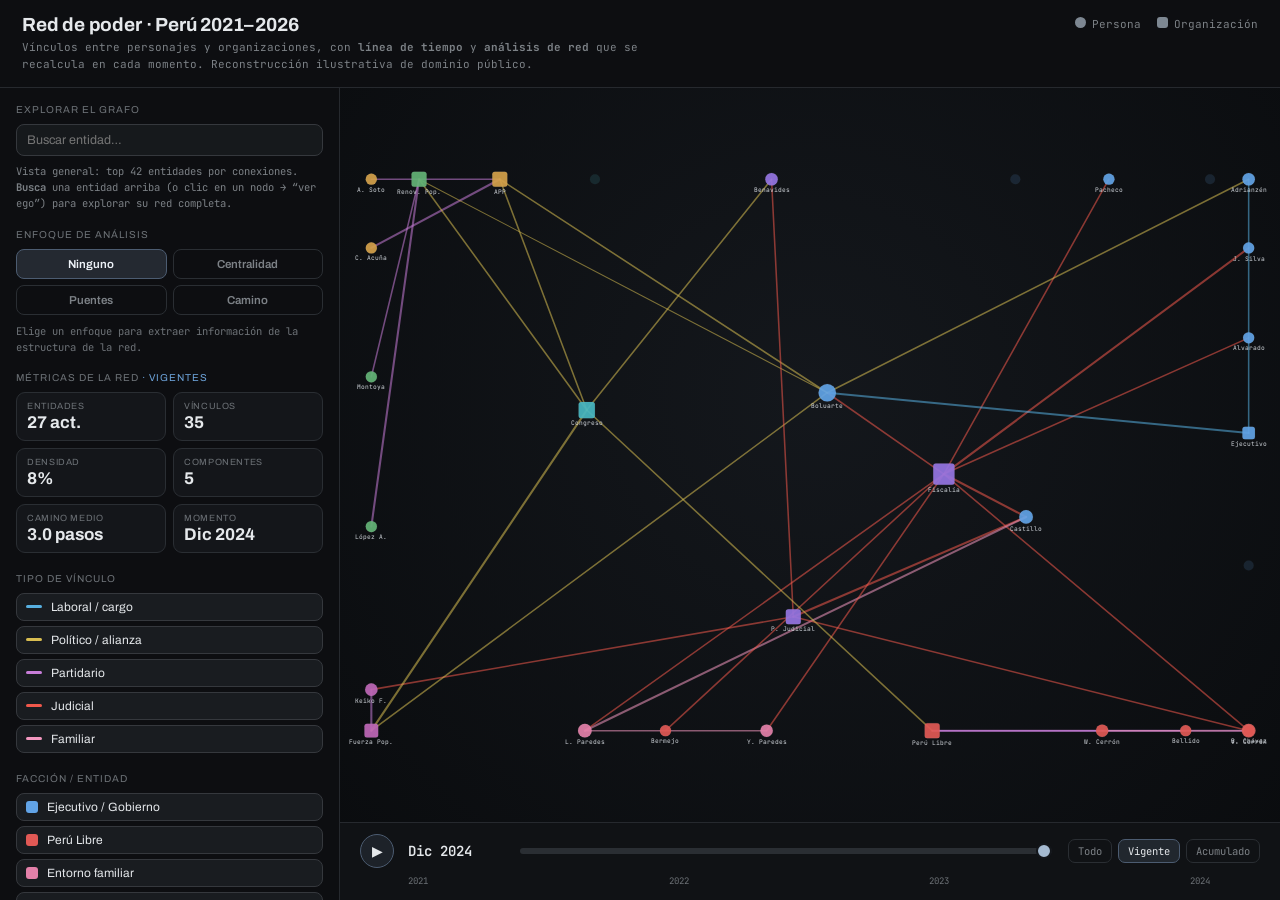
<file: src/app/web/red_temporal.html>
<!DOCTYPE html>
<html lang="es">
<head>
<meta charset="utf-8">
<meta name="viewport" content="width=device-width, initial-scale=1">
<title>Red de poder · Perú 2021–2026 (temporal)</title>
<link rel="preconnect" href="https://fonts.googleapis.com">
<link href="https://fonts.googleapis.com/css2?family=Archivo:wght@400;500;600;700&family=JetBrains+Mono:wght@400;500&display=swap" rel="stylesheet">
<style>
  *{box-sizing:border-box}
  body{margin:0}
  :root{
    --bg:oklch(0.165 0.006 255); --panel:oklch(0.20 0.008 255); --panel2:oklch(0.205 0.012 255);
    --line:oklch(0.28 0.01 255); --txt:oklch(0.93 0.005 250); --mut:oklch(0.6 0.01 250);
    --mut2:oklch(0.55 0.01 250); --accent:oklch(0.47 0.04 255);
  }
  html,body{height:100%}
  body{background:var(--bg);color:var(--txt);font-family:Archivo,system-ui,sans-serif;overflow:hidden}
  ::-webkit-scrollbar{width:10px;height:10px}
  ::-webkit-scrollbar-thumb{background:oklch(0.36 0.01 255);border-radius:6px}
  ::-webkit-scrollbar-track{background:transparent}
  .mono{font-family:'JetBrains Mono',monospace}
  .app{height:100vh;width:100%;display:flex;flex-direction:column}
  .head{display:flex;align-items:flex-start;justify-content:space-between;gap:24px;padding:14px 22px;border-bottom:1px solid var(--line);flex:none}
  .title{font-size:19px;font-weight:700;letter-spacing:-0.01em}
  .sub{font-size:11px;color:var(--mut);margin-top:4px;max-width:640px;line-height:1.55}
  .legend{display:flex;gap:16px;align-items:center;flex:none;padding-top:3px;font-size:11px;color:var(--mut)}
  .legend span.dot{width:11px;height:11px;border-radius:50%;background:oklch(0.62 0.02 250);display:inline-block;margin-right:6px}
  .legend span.sq{width:11px;height:11px;border-radius:3px;background:oklch(0.62 0.02 250);display:inline-block;margin-right:6px}
  .body{flex:1;display:flex;min-height:0}
  .side{width:340px;flex:none;border-right:1px solid var(--line);overflow-y:auto;padding:16px 16px 30px}
  .secLbl{font-size:10px;letter-spacing:0.1em;text-transform:uppercase;color:var(--mut2);margin-bottom:9px}
  .grid2{display:grid;grid-template-columns:1fr 1fr;gap:6px;margin-bottom:9px}
  .grid3{display:grid;grid-template-columns:1fr 1fr 1fr;gap:5px;margin-bottom:11px}
  .lensBtn{text-align:center;padding:8px 6px;border-radius:8px;font-size:11.5px;font-weight:600;cursor:pointer;border:1px solid oklch(0.3 0.01 255);color:var(--mut)}
  .lensBtn.on{border-color:var(--accent);background:oklch(0.28 0.016 255);color:oklch(0.96 0.01 250)}
  .metBtn{text-align:center;padding:6px 4px;border-radius:7px;font-size:11px;font-weight:600;cursor:pointer;border:1px solid oklch(0.3 0.01 255);color:var(--mut)}
  .metBtn.on{border-color:var(--accent);background:oklch(0.28 0.016 255);color:oklch(0.96 0.01 250)}
  .lensHint{font-size:10.5px;color:var(--mut2);font-family:'JetBrains Mono',monospace;line-height:1.5;margin-bottom:16px}
  .insight{border:1px solid oklch(0.33 0.018 250);background:var(--panel2);border-radius:9px;padding:10px 11px;margin-bottom:12px;font-size:11.5px;line-height:1.45;color:oklch(0.84 0.01 250)}
  .rankrow{display:flex;align-items:center;gap:8px;padding:5px 7px;border-radius:7px;cursor:pointer}
  .rankrow .rk{font-family:'JetBrains Mono',monospace;font-size:10px;color:var(--mut2);width:15px;flex:none;text-align:right}
  .rankrow .sw{width:9px;height:9px;border-radius:2px;flex:none}
  .rankrow .lbl{font-size:12px;line-height:1.2;white-space:nowrap;overflow:hidden;text-overflow:ellipsis}
  .rankrow .barbg{height:4px;border-radius:2px;margin-top:4px;background:oklch(0.3 0.01 255);overflow:hidden}
  .rankrow .bar{height:100%;border-radius:2px}
  .rankrow .sc{font-family:'JetBrains Mono',monospace;font-size:10.5px;color:oklch(0.72 0.01 250);flex:none}
  .crit{font-size:8.5px;font-family:'JetBrains Mono',monospace;letter-spacing:0.04em;color:oklch(0.78 0.16 28);border:1px solid oklch(0.5 0.14 28);border-radius:4px;padding:1px 4px;flex:none}
  .selrow{background:oklch(0.27 0.013 255)}
  .sel2{background:oklch(0.21 0.009 255);color:oklch(0.92 0.01 250);border:1px solid oklch(0.34 0.01 255);border-radius:8px;padding:8px 10px;font-size:12.5px;font-family:Archivo,sans-serif;width:100%}
  .pathbox{border:1px solid oklch(0.33 0.018 250);background:var(--panel2);border-radius:9px;padding:11px 12px}
  .cards{display:grid;grid-template-columns:1fr 1fr;gap:7px;margin-bottom:20px}
  .card{border:1px solid oklch(0.3 0.01 255);background:var(--panel);border-radius:9px;padding:8px 10px}
  .card .l{font-size:9px;letter-spacing:0.07em;text-transform:uppercase;color:var(--mut2)}
  .card .v{font-size:17px;font-weight:700;margin-top:2px}
  .chips{display:flex;flex-direction:column;gap:5px;margin-bottom:20px}
  .chip{display:flex;align-items:center;gap:9px;padding:6px 9px;border-radius:8px;cursor:pointer;border:1px solid transparent;font-size:12px}
  .chip.on{border-color:oklch(0.34 0.01 255);background:oklch(0.225 0.009 255)}
  .chip.off{opacity:0.4}
  .chip .bar{width:16px;height:3px;border-radius:2px;display:inline-block;flex:none}
  .chip .sw{width:12px;height:12px;border-radius:3px;display:inline-block;flex:none}
  .selbox{border:1px solid oklch(0.33 0.01 255);background:var(--panel);border-radius:11px;padding:13px;margin-bottom:20px}
  .selbox .top{display:flex;justify-content:space-between;align-items:flex-start;gap:10px}
  .selbox .name{font-weight:700;font-size:15px}
  .selbox .x{cursor:pointer;color:var(--mut);font-size:18px;line-height:0.8}
  .selbox .meta{font-size:10.5px;color:var(--mut);margin-top:6px}
  .rel{display:flex;gap:9px;align-items:flex-start;margin-top:9px}
  .rel .d{width:7px;height:7px;border-radius:50%;margin-top:5px;flex:none}
  .rel .c{font-size:12.5px;font-weight:500;line-height:1.25}
  .rel .p{font-size:10px;color:var(--mut);margin-top:1px}
  .graph{flex:1;min-width:0;position:relative;background:radial-gradient(circle at 50% 38%, oklch(0.205 0.011 258), oklch(0.15 0.006 255));display:flex;flex-direction:column}
  .svgwrap{flex:1;position:relative;min-height:0}
  .svgwrap svg{position:absolute;inset:0;width:100%;height:100%;display:block}
  .timebar{flex:none;border-top:1px solid var(--line);background:oklch(0.18 0.007 255);padding:11px 20px 13px;display:flex;flex-direction:column;gap:7px}
  .timerow{display:flex;align-items:center;gap:14px}
  .play{width:34px;height:34px;border-radius:50%;border:1px solid var(--accent);background:oklch(0.25 0.015 255);color:var(--txt);cursor:pointer;font-size:14px;flex:none;display:flex;align-items:center;justify-content:center}
  .play:hover{background:oklch(0.3 0.02 255)}
  .tmonth{font-family:'JetBrains Mono',monospace;font-size:14px;font-weight:600;min-width:96px;flex:none}
  .slider{flex:1;-webkit-appearance:none;appearance:none;height:6px;border-radius:4px;background:oklch(0.3 0.01 255);outline:none}
  .slider::-webkit-slider-thumb{-webkit-appearance:none;width:16px;height:16px;border-radius:50%;background:oklch(0.78 0.04 250);cursor:pointer;border:2px solid oklch(0.2 0.01 255)}
  .slider::-moz-range-thumb{width:16px;height:16px;border-radius:50%;background:oklch(0.78 0.04 250);cursor:pointer;border:2px solid oklch(0.2 0.01 255)}
  .tmodes{display:flex;gap:6px;align-items:center}
  .tmode{font-size:10.5px;padding:4px 9px;border-radius:7px;cursor:pointer;border:1px solid oklch(0.3 0.01 255);color:var(--mut);font-family:'JetBrains Mono',monospace}
  .tmode.on{border-color:var(--accent);background:oklch(0.27 0.016 255);color:var(--txt)}
  .ticks{display:flex;justify-content:space-between;font-size:9px;color:var(--mut2);font-family:'JetBrains Mono',monospace;padding:0 50px 0 48px}
  .hint{font-size:10px;color:oklch(0.5 0.01 250);font-family:'JetBrains Mono',monospace;line-height:1.7;border-top:1px solid oklch(0.26 0.01 255);padding-top:13px}
</style>
</head>
<body>
<div class="app">
  <div class="head">
    <div>
      <div class="title">Red de poder · Perú 2021–2026</div>
      <div class="sub mono">Vínculos entre personajes y organizaciones, con <b>línea de tiempo</b> y <b>análisis de red</b> que se recalcula en cada momento. Reconstrucción ilustrativa de dominio público.</div>
    </div>
    <div class="legend mono">
      <span><span class="dot"></span>Persona</span>
      <span><span class="sq"></span>Organización</span>
    </div>
  </div>

  <div class="body">
    <div class="side">
      <div class="secLbl">Explorar el grafo</div>
      <div style="position:relative;margin-bottom:8px">
        <input id="search" type="search" placeholder="Buscar entidad…" autocomplete="off"
          style="width:100%;background:oklch(0.21 0.009 255);color:var(--txt);border:1px solid oklch(0.34 0.01 255);border-radius:8px;padding:8px 10px;font-size:12.5px;font-family:Archivo,sans-serif">
        <div id="searchres" style="position:absolute;left:0;right:0;top:38px;z-index:5;background:oklch(0.19 0.008 255);border:1px solid var(--line);border-radius:8px;overflow:hidden;display:none;max-height:220px;overflow-y:auto"></div>
      </div>
      <div id="focusbar" style="margin-bottom:18px"></div>

      <div class="secLbl">Enfoque de análisis</div>
      <div class="grid2" id="lenses"></div>
      <div class="lensHint" id="lensHint"></div>
      <div id="lensPanel"></div>

      <div class="secLbl">Métricas de la red <span id="m-temporal" style="color:oklch(0.7 0.1 250)"></span></div>
      <div class="cards" id="cards"></div>

      <div id="selwrap"></div>

      <div class="secLbl">Tipo de vínculo</div>
      <div class="chips" id="types"></div>

      <div class="secLbl">Facción / entidad</div>
      <div class="chips" id="facs"></div>

      <div class="hint" id="hint">Clic en un nodo para enfocarlo · arrástralo para reordenar · usa el deslizador para viajar en el tiempo. Los análisis se recalculan según el mes elegido.</div>
    </div>

    <div class="graph">
      <div class="svgwrap">
        <svg id="svg" viewBox="0 0 1500 980" preserveAspectRatio="xMidYMid meet"></svg>
      </div>
      <div class="timebar">
        <div class="timerow">
          <button class="play" id="play" title="Reproducir evolución">▶</button>
          <div class="tmonth mono" id="tmonth">—</div>
          <input type="range" class="slider" id="slider" min="0" max="0" value="0" step="1">
          <div class="tmodes">
            <div class="tmode" id="mode-off" title="Mostrar toda la red sin filtro temporal">Todo</div>
            <div class="tmode on" id="mode-vig" title="Relaciones vigentes en ese mes">Vigente</div>
            <div class="tmode" id="mode-acc" title="Todas las relaciones hasta ese mes (acumulado)">Acumulado</div>
          </div>
        </div>
        <div class="ticks" id="ticks"></div>
      </div>
    </div>
  </div>
</div>

<script>
"use strict";
// ===================== DATOS (ilustrativos, dominio público) =====================
const FAC = {
  gobierno:{n:'Ejecutivo / Gobierno',c:'oklch(0.70 0.12 250)'},
  peruLibre:{n:'Perú Libre',c:'oklch(0.64 0.17 25)'},
  familia:{n:'Entorno familiar',c:'oklch(0.72 0.13 355)'},
  fujimorismo:{n:'Fujimorismo',c:'oklch(0.64 0.15 330)'},
  renovacion:{n:'Renovación Popular',c:'oklch(0.70 0.12 150)'},
  app:{n:'Alianza para el Progreso',c:'oklch(0.74 0.12 78)'},
  congreso:{n:'Congreso',c:'oklch(0.72 0.10 205)'},
  justicia:{n:'Justicia / Fiscalía',c:'oklch(0.64 0.16 295)'}
};
const facOrder=['gobierno','peruLibre','familia','fujimorismo','renovacion','app','congreso','justicia'];
const facIndex={}; facOrder.forEach((f,i)=>facIndex[f]=i);
const TYPE = {
  laboral:{n:'Laboral / cargo',c:'oklch(0.72 0.11 235)'},
  politico:{n:'Político / alianza',c:'oklch(0.80 0.13 95)'},
  partidario:{n:'Partidario',c:'oklch(0.70 0.15 320)'},
  judicial:{n:'Judicial',c:'oklch(0.66 0.19 28)'},
  familiar:{n:'Familiar',c:'oklch(0.78 0.12 352)'}
};
const ENT = [
  {id:'castillo',label:'Pedro Castillo',sl:'Castillo',type:'person',fac:'gobierno'},
  {id:'boluarte',label:'Dina Boluarte',sl:'Boluarte',type:'person',fac:'gobierno'},
  {id:'mvasquez',label:'Mirtha Vásquez',sl:'M. Vásquez',type:'person',fac:'gobierno'},
  {id:'atorres',label:'Aníbal Torres',sl:'A. Torres',type:'person',fac:'gobierno'},
  {id:'otarola',label:'Alberto Otárola',sl:'Otárola',type:'person',fac:'gobierno'},
  {id:'adrianzen',label:'Gustavo Adrianzén',sl:'Adrianzén',type:'person',fac:'gobierno'},
  {id:'jsilva',label:'Juan Silva',sl:'J. Silva',type:'person',fac:'gobierno'},
  {id:'galvarado',label:'Geiner Alvarado',sl:'Alvarado',type:'person',fac:'gobierno'},
  {id:'bpacheco',label:'Bruno Pacheco',sl:'Pacheco',type:'person',fac:'gobierno'},
  {id:'cerronV',label:'Vladimir Cerrón',sl:'V. Cerrón',type:'person',fac:'peruLibre'},
  {id:'cerronW',label:'Waldemar Cerrón',sl:'W. Cerrón',type:'person',fac:'peruLibre'},
  {id:'bellido',label:'Guido Bellido',sl:'Bellido',type:'person',fac:'peruLibre'},
  {id:'bchavez',label:'Betssy Chávez',sl:'B. Chávez',type:'person',fac:'peruLibre'},
  {id:'bermejo',label:'Guillermo Bermejo',sl:'Bermejo',type:'person',fac:'peruLibre'},
  {id:'lparedes',label:'Lilia Paredes',sl:'L. Paredes',type:'person',fac:'familia'},
  {id:'yparedes',label:'Yenifer Paredes',sl:'Y. Paredes',type:'person',fac:'familia'},
  {id:'keiko',label:'Keiko Fujimori',sl:'Keiko F.',type:'person',fac:'fujimorismo'},
  {id:'lopezaliaga',label:'Rafael López Aliaga',sl:'López A.',type:'person',fac:'renovacion'},
  {id:'montoya',label:'Jorge Montoya',sl:'Montoya',type:'person',fac:'renovacion'},
  {id:'asoto',label:'Alejandro Soto',sl:'A. Soto',type:'person',fac:'app'},
  {id:'acesar',label:'César Acuña',sl:'C. Acuña',type:'person',fac:'app'},
  {id:'jwilliams',label:'José Williams',sl:'Williams',type:'person',fac:'congreso'},
  {id:'benavides',label:'Patricia Benavides',sl:'Benavides',type:'person',fac:'justicia'},
  {id:'ejecutivo',label:'Poder Ejecutivo',sl:'Ejecutivo',type:'org',fac:'gobierno'},
  {id:'perulibre',label:'Perú Libre',sl:'Perú Libre',type:'org',fac:'peruLibre'},
  {id:'fuerzaPop',label:'Fuerza Popular',sl:'Fuerza Pop.',type:'org',fac:'fujimorismo'},
  {id:'renovPop',label:'Renovación Popular',sl:'Renov. Pop.',type:'org',fac:'renovacion'},
  {id:'appPart',label:'Alianza para el Progreso',sl:'APP',type:'org',fac:'app'},
  {id:'congreso',label:'Congreso de la República',sl:'Congreso',type:'org',fac:'congreso'},
  {id:'fiscalia',label:'Ministerio Público',sl:'Fiscalía',type:'org',fac:'justicia'},
  {id:'judicial',label:'Poder Judicial',sl:'P. Judicial',type:'org',fac:'justicia'}
];
const R=(s,t,k,w,start,end,label)=>({s,t,k,w,start,end,label});
const REL = [
  R('castillo','ejecutivo','laboral',3,'2021-07','2022-12','Presidente de la República'),
  R('castillo','perulibre','partidario',3,'2021-07','2022-06','Electo por Perú Libre'),
  R('castillo','congreso','politico',3,'2021-07','2022-12','Tensión y vacancias'),
  R('bellido','ejecutivo','laboral',2,'2021-07','2021-10','PCM (primer gabinete)'),
  R('bellido','castillo','politico',2,'2021-07','2021-10','Aliado inicial'),
  R('bellido','perulibre','partidario',2,'2021-07','2024-12','Militante PL'),
  R('mvasquez','ejecutivo','laboral',2,'2021-10','2022-02','PCM'),
  R('mvasquez','castillo','politico',2,'2021-10','2022-02','Gabinete'),
  R('atorres','ejecutivo','laboral',2,'2022-02','2022-11','PCM'),
  R('atorres','castillo','politico',2,'2022-02','2022-12','Aliado cercano'),
  R('bchavez','ejecutivo','laboral',2,'2022-11','2022-12','PCM'),
  R('bchavez','castillo','politico',3,'2022-11','2022-12','Mensaje del 7-Dic'),
  R('bchavez','fiscalia','judicial',2,'2022-12',null,'Investigación'),
  R('castillo','fiscalia','judicial',3,'2022-12',null,'Investigación por rebelión'),
  R('castillo','judicial','judicial',3,'2022-12',null,'Prisión preventiva'),
  R('bpacheco','castillo','laboral',2,'2021-07','2021-11','Secretario de Palacio'),
  R('bpacheco','fiscalia','judicial',2,'2021-11',null,'Colaborador / investigación'),
  R('jsilva','ejecutivo','laboral',2,'2021-07','2022-05','Min. Transportes'),
  R('jsilva','fiscalia','judicial',3,'2022-05',null,'Investigación'),
  R('galvarado','ejecutivo','laboral',2,'2021-08','2022-12','Min. Vivienda'),
  R('galvarado','fiscalia','judicial',2,'2022-09',null,'Investigación'),
  R('lparedes','castillo','familiar',3,'2021-07',null,'Esposa'),
  R('yparedes','lparedes','familiar',2,'2021-07',null,'Hermana'),
  R('yparedes','fiscalia','judicial',2,'2022-08',null,'Investigación'),
  R('lparedes','fiscalia','judicial',2,'2022-08',null,'Investigación'),
  R('cerronV','perulibre','partidario',3,'2021-07',null,'Secretario general'),
  R('cerronW','perulibre','partidario',2,'2021-07',null,'Congresista PL'),
  R('cerronW','cerronV','familiar',2,'2021-07',null,'Hermano'),
  R('bermejo','perulibre','partidario',2,'2021-07','2023-12','Congresista'),
  R('bermejo','fiscalia','judicial',2,'2021-09',null,'Investigación'),
  R('cerronV','judicial','judicial',2,'2023-10',null,'Requisitoria / prófugo'),
  R('castillo','cerronV','politico',2,'2021-07','2021-12','Tensión Ejecutivo–PL'),
  R('boluarte','ejecutivo','laboral',3,'2022-12',null,'Presidenta'),
  R('boluarte','castillo','politico',2,'2021-07','2022-12','Fórmula presidencial'),
  R('boluarte','perulibre','partidario',1,'2021-07','2022-01','Expulsada de PL'),
  R('otarola','ejecutivo','laboral',3,'2022-12','2024-03','PCM'),
  R('otarola','boluarte','politico',3,'2022-12','2024-03','Mano derecha'),
  R('adrianzen','ejecutivo','laboral',2,'2024-03',null,'PCM'),
  R('adrianzen','boluarte','politico',2,'2024-03',null,'Gabinete'),
  R('boluarte','fiscalia','judicial',2,'2024-03',null,'Caso Rolex'),
  R('jwilliams','congreso','laboral',2,'2022-07','2023-07','Presidente del Congreso'),
  R('asoto','congreso','laboral',2,'2023-07','2024-07','Presidente del Congreso'),
  R('asoto','appPart','partidario',2,'2021-07',null,'Bancada APP'),
  R('acesar','appPart','partidario',3,'2021-07',null,'Fundador APP'),
  R('keiko','fuerzaPop','partidario',3,'2021-07',null,'Lideresa'),
  R('keiko','judicial','judicial',2,'2021-07',null,'Caso Cócteles'),
  R('fuerzaPop','congreso','politico',3,'2021-07',null,'Bancada / oposición'),
  R('lopezaliaga','renovPop','partidario',3,'2021-07',null,'Líder'),
  R('montoya','renovPop','partidario',2,'2021-07','2024-12','Congresista'),
  R('fuerzaPop','boluarte','politico',2,'2023-01',null,'Gobernabilidad'),
  R('appPart','boluarte','politico',2,'2023-01',null,'Alianza'),
  R('renovPop','boluarte','politico',1,'2023-01',null,'Soporte parcial'),
  R('benavides','fiscalia','laboral',3,'2022-08','2023-12','Fiscal de la Nación'),
  R('benavides','judicial','judicial',2,'2023-12',null,'Destitución / investigación'),
  R('benavides','congreso','politico',2,'2023-09',null,'Denuncias constitucionales'),
  R('appPart','congreso','politico',2,'2021-07',null,'Bancada'),
  R('renovPop','congreso','politico',2,'2021-07',null,'Bancada'),
  R('perulibre','congreso','politico',2,'2021-07',null,'Bancada')
];
const id2ent={}; ENT.forEach(e=>id2ent[e.id]=e);

// ===================== TIEMPO =====================
const MESES=['Ene','Feb','Mar','Abr','May','Jun','Jul','Ago','Set','Oct','Nov','Dic'];
const miOf=(s)=>{const a=s.split('-');return (Number(a[0])-2021)*12+(Number(a[1])-1);};
const monthLabel=(mi)=>{const y=2021+Math.floor(mi/12);const m=((mi%12)+12)%12;return MESES[m]+' '+y;};
let MIN=9999,MAX=-9999;
REL.forEach(r=>{const a=miOf(r.start);const b=r.end?miOf(r.end):a;MIN=Math.min(MIN,a);MAX=Math.max(MAX,b);});

// ===================== ESTADO =====================
const S = {
  selected:null, t:MAX, mode:'vig', playing:false,           // mode: off | vig | acc
  lens:'ninguno', cMetric:'grado', pathFrom:'', pathTo:'',    // lens: ninguno|centralidad|puentes|camino
  focus:null,                                                // entidad enfocada (ego-grafo); null = vista general top-K
  pairView:null,                                             // par {s,t} cuya evolución+fuentes se muestra
  types:{laboral:true,politico:true,partidario:true,judicial:true,familiar:true},
  facs:Object.fromEntries(facOrder.map(f=>[f,true]))
};
const pos={}; let drag=null, playTimer=null, anaCache=null;
let VIS=new Set();          // entidades visibles actuales (ego del foco, o top-K)
const TOPK=42;              // nº de entidades en la vista general (sin foco)

// Conjunto visible: ego del foco (vecinos directos) o, sin foco, top-K por grado.
function egoSet(){
  if(S.focus && id2ent[S.focus]){
    const ego=new Set([S.focus]);
    for(const r of REL){ if(r.s===S.focus)ego.add(r.t); else if(r.t===S.focus)ego.add(r.s); }
    return ego;
  }
  const deg={};
  for(const r of REL){ deg[r.s]=(deg[r.s]||0)+1; deg[r.t]=(deg[r.t]||0)+1; }
  return new Set(ENT.map(e=>e.id).sort((a,b)=>(deg[b]||0)-(deg[a]||0)).slice(0,TOPK));
}
// Cambiar el foco: recalcula visibles, re-acomoda el layout de ese subconjunto.
function setFocus(id){
  S.focus = id || null;
  S.pairView = null;
  if(S.focus){ S.selected=S.focus; }
  VIS = egoSet();
  runLayout(VIS);
  render();
}

// ===================== LAYOUT (Fruchterman–Reingold) =====================
function runLayout(idsSet){
  const W=1500,H=980;
  const ents = idsSet ? ENT.filter(e=>idsSet.has(e.id)) : ENT;
  const n=ents.length; if(!n)return;
  const idset = idsSet || new Set(ents.map(e=>e.id));
  const facAng={}; facOrder.forEach((f,i)=>facAng[f]=i/facOrder.length*Math.PI*2);
  const P={};
  ents.forEach(e=>{const a=facAng[e.fac]+(Math.random()-0.5)*0.7;const rr=170+Math.random()*130;P[e.id]={x:W/2+Math.cos(a)*rr,y:H/2+Math.sin(a)*rr};});
  const links=REL.filter(r=>idset.has(r.s)&&idset.has(r.t)).map(r=>[r.s,r.t]);
  const k=Math.sqrt(W*H/n)*1.75; let temp=W/8;   // ↑↑ distancia ideal → mucho más espacio
  for(let it=0;it<650;it++){
    const disp={}; ents.forEach(e=>disp[e.id]={x:0,y:0});
    for(let i=0;i<n;i++)for(let j=i+1;j<n;j++){
      const a=P[ents[i].id],b=P[ents[j].id];let dx=a.x-b.x,dy=a.y-b.y;let d=Math.sqrt(dx*dx+dy*dy)||0.01;
      const f=k*k/d,ux=dx/d,uy=dy/d;
      disp[ents[i].id].x+=ux*f;disp[ents[i].id].y+=uy*f;disp[ents[j].id].x-=ux*f;disp[ents[j].id].y-=uy*f;
    }
    for(const [s,t] of links){const a=P[s],b=P[t];if(!a||!b)continue;let dx=a.x-b.x,dy=a.y-b.y;let d=Math.sqrt(dx*dx+dy*dy)||0.01;const f=d*d/k,ux=dx/d,uy=dy/d;disp[s].x-=ux*f;disp[s].y-=uy*f;disp[t].x+=ux*f;disp[t].y+=uy*f;}
    ents.forEach(e=>{const p=P[e.id];disp[e.id].x-=(p.x-W/2)*0.008;disp[e.id].y-=(p.y-H/2)*0.008;});
    ents.forEach(e=>{const p=P[e.id],dp=disp[e.id];let d=Math.sqrt(dp.x*dp.x+dp.y*dp.y)||0.01;const m=Math.min(d,temp);p.x+=dp.x/d*m;p.y+=dp.y/d*m;p.x=Math.max(50,Math.min(W-50,p.x));p.y=Math.max(50,Math.min(H-50,p.y));});
    temp*=0.985;
  }
  ents.forEach(e=>pos[e.id]={x:P[e.id].x,y:P[e.id].y});
}

// ===================== FILTRO TEMPORAL =====================
const TWIN=2;  // ventana (meses) para "vigente" con datos de eventos puntuales
function relEnTiempo(r){
  if(S.mode==='off') return true;
  if(r.monthsIdx){  // datos REALES: relación con actividad en meses puntuales
    if(S.mode==='acc') return r.monthsIdx.some(m=>m<=S.t);
    return r.monthsIdx.some(m=>m>=S.t-TWIN && m<=S.t);
  }
  const a=miOf(r.start), b=r.end?miOf(r.end):MAX;  // datos ilustrativos: intervalos
  if(S.mode==='acc') return a<=S.t;
  return a<=S.t && S.t<=b;
}
function relVisible(r){
  return VIS.has(r.s) && VIS.has(r.t)
    && S.types[r.k] && S.facs[id2ent[r.s].fac] && S.facs[id2ent[r.t].fac] && relEnTiempo(r);
}

// ===================== ANÁLISIS DE RED (sobre la red VISIBLE = temporal-aware) =====================
function computeAnalysis(){
  const key=JSON.stringify([S.facs,S.types,S.t,S.mode,S.focus]);
  if(anaCache && anaCache.key===key) return anaCache.data;
  const ids=ENT.filter(e=>VIS.has(e.id) && S.facs[e.fac]).map(e=>e.id);
  const idset=new Set(ids);
  const adj=new Map(); ids.forEach(id=>adj.set(id,new Set()));
  for(const r of REL){ if(!relVisible(r))continue; if(idset.has(r.s)&&idset.has(r.t)){adj.get(r.s).add(r.t);adj.get(r.t).add(r.s);} }
  const edges=[]; for(const id of ids)for(const nb of adj.get(id))if(id<nb)edges.push([id,nb]);
  const deg={}; ids.forEach(id=>deg[id]=adj.get(id).size);

  // betweenness (Brandes)
  const btw={}; ids.forEach(v=>btw[v]=0);
  for(const s of ids){
    const stack=[],pred={},sigma={},dist={};
    ids.forEach(v=>{pred[v]=[];sigma[v]=0;dist[v]=-1;});
    sigma[s]=1;dist[s]=0;const q=[s];
    while(q.length){const v=q.shift();stack.push(v);
      for(const w of adj.get(v)){ if(dist[w]<0){dist[w]=dist[v]+1;q.push(w);} if(dist[w]===dist[v]+1){sigma[w]+=sigma[v];pred[w].push(v);} }}
    const delta={};ids.forEach(v=>delta[v]=0);
    while(stack.length){const w=stack.pop();for(const v of pred[w])delta[v]+=(sigma[v]/sigma[w])*(1+delta[w]);if(w!==s)btw[w]+=delta[w];}
  }
  ids.forEach(v=>btw[v]/=2);

  // PageRank
  const N=ids.length||1,d=0.85;let pr={};ids.forEach(v=>pr[v]=1/N);
  for(let it=0;it<60;it++){
    const np={};let dangling=0;
    ids.forEach(v=>{if(adj.get(v).size===0)dangling+=pr[v];});
    ids.forEach(v=>{np[v]=(1-d)/N+d*dangling/N;});
    ids.forEach(v=>{const nb=adj.get(v);if(nb.size>0){const share=pr[v]/nb.size;nb.forEach(w=>{np[w]+=d*share;});}});
    pr=np;
  }

  // componentes
  const seen=new Set();let comp=0;
  for(const s of ids){if(seen.has(s))continue;comp++;const q=[s];seen.add(s);while(q.length){const v=q.shift();for(const w of adj.get(v))if(!seen.has(w)){seen.add(w);q.push(w);}}}

  // camino medio
  let totD=0,totP=0;
  for(const s of ids){const dist={};dist[s]=0;const q=[s];while(q.length){const v=q.shift();for(const w of adj.get(v))if(dist[w]===undefined){dist[w]=dist[v]+1;q.push(w);}}for(const kk in dist)if(kk!==s){totD+=dist[kk];totP++;}}
  const avgPath=totP>0?totD/totP:null;

  // puntos de articulación (Tarjan)
  const ap=new Set(),visited=new Set(),disc={},low={};const timer={t:0};
  const dfs=(u,parent)=>{visited.add(u);disc[u]=low[u]=timer.t++;let children=0;
    for(const v of adj.get(u)){
      if(!visited.has(v)){children++;dfs(v,u);low[u]=Math.min(low[u],low[v]);if(parent!==null&&low[v]>=disc[u])ap.add(u);}
      else if(v!==parent){low[u]=Math.min(low[u],disc[v]);}
    }
    if(parent===null&&children>1)ap.add(u);
  };
  for(const s of ids)if(!visited.has(s))dfs(s,null);

  let crossCount=0;for(const [a,b] of edges)if(id2ent[a].fac!==id2ent[b].fac)crossCount++;
  const maxBtw=Math.max(0.0001,...ids.map(id=>btw[id]||0));
  const data={ids,idset,adj,edges,deg,btw,pr,comp,avgPath,ap,crossCount,maxBtw};
  anaCache={key,data};
  return data;
}
function bfsPath(a,b,adj){if(!adj.get(a)||!adj.get(b))return null;const prev={};prev[a]=a;const q=[a];
  while(q.length){const v=q.shift();if(v===b){const path=[b];let c=b;while(c!==a){c=prev[c];path.push(c);}return path.reverse();}
    for(const w of adj.get(v))if(prev[w]===undefined){prev[w]=v;q.push(w);}}return null;}
function relTypeBetween(a,b){for(const r of REL){if(((r.s===a&&r.t===b)||(r.s===b&&r.t===a))&&relVisible(r))return r.pred||TYPE[r.k].n;}return '';}

// ===================== RENDER =====================
const $=(id)=>document.getElementById(id);
function esc(s){return String(s==null?'':s).replace(/[&<>"]/g,c=>({'&':'&amp;','<':'&lt;','>':'&gt;','"':'&quot;'}[c]));}
const _norm=(s)=>String(s||'').toLowerCase().normalize('NFD').replace(/[̀-ͯ]/g,'');

function render(){
  const A=computeAnalysis();
  const {ids,idset,adj,edges,deg,btw,pr,comp,avgPath,ap,crossCount,maxBtw}=A;
  const sel=S.selected, lens=S.lens;
  const mMap=S.cMetric==='intermediacion'?btw:S.cMetric==='influencia'?pr:deg;
  const maxMetric=Math.max(0.0001,...ids.map(id=>mMap[id]||0));
  const nbr=new Set(); if(sel&&adj.get(sel))adj.get(sel).forEach(x=>nbr.add(x));

  // camino
  const pathNodeSet=new Set(),pathPairs=new Set();
  let pathFound=false,pathNone=false,pathSummary='',pathLine=[];
  if(lens==='camino'){
    const from=S.pathFrom,to=S.pathTo;
    if(from&&to&&from!==to&&idset.has(from)&&idset.has(to)){
      const path=bfsPath(from,to,adj);
      if(path){pathFound=true;path.forEach(id=>pathNodeSet.add(id));
        for(let i=0;i<path.length-1;i++){const a=path[i],b=path[i+1];pathPairs.add(a<b?a+'|'+b:b+'|'+a);}
        const steps=path.length-1;pathSummary=steps+' paso'+(steps===1?'':'s')+' de separación';
        pathLine=path.map((id,i)=>{const e=id2ent[id];let via='';if(i<path.length-1)via=relTypeBetween(id,path[i+1]);return {label:e.label,color:FAC[e.fac].c,via};});
      } else {pathNone=true;pathSummary='Sin conexión entre ambos en este momento.';}
    } else if(from&&to&&from===to){pathNone=true;pathSummary='Elige dos entidades distintas.';}
  }

  // ---- aristas ----
  let edgesSvg='';
  for(const r of REL){
    if(!relVisible(r))continue;
    const a=pos[r.s],b=pos[r.t]; if(!a||!b)continue;
    const cross=id2ent[r.s].fac!==id2ent[r.t].fac;
    const key=r.s<r.t?r.s+'|'+r.t:r.t+'|'+r.s, onPath=pathPairs.has(key);
    let stroke=TYPE[r.k].c, width=0.8+r.w*0.85, opacity=0.55;
    if(lens==='puentes'){ opacity=cross?0.9:0.1; if(cross)width+=0.5; }
    else if(lens==='camino'){ opacity=onPath?1:0.05; if(onPath){stroke='oklch(0.95 0.01 250)';width=Math.max(width,2.6);} }
    else if(lens==='centralidad'){ opacity=0.3; }
    if(sel&&lens!=='camino'){ if(r.s===sel||r.t===sel)opacity=Math.max(opacity,0.9); else opacity*=0.12; }
    edgesSvg+=`<path d="M${a.x} ${a.y} L${b.x} ${b.y}" fill="none" stroke="${stroke}" stroke-width="${width}" opacity="${opacity}" stroke-linecap="round"></path>`;
  }

  // ---- nodos ----
  let nodesSvg='';
  ENT.forEach(e=>{
    if(!VIS.has(e.id))return;
    const p=pos[e.id]; if(!p)return;
    const vis=S.facs[e.fac], dg=deg[e.id]||0;
    let r;
    if(lens==='centralidad') r=7+24*((mMap[e.id]||0)/maxMetric);
    else if(lens==='puentes') r=8+16*((btw[e.id]||0)/maxBtw);
    else r=8+Math.min(dg,12)*1.0;
    r=Math.max(r,6);
    let opacity=0.92, ring='rgba(255,255,255,0.1)', sw=1, halo=false;
    const activo=dg>0||S.mode==='off';
    if(!vis){opacity=0.05;}
    else if(lens==='camino'){const onP=pathNodeSet.has(e.id);opacity=onP?1:0.12;if(e.id===S.pathFrom||e.id===S.pathTo){ring='#fff';sw=2.6;}else if(onP){ring='oklch(0.9 0.02 250)';sw=1.8;}}
    else if(lens==='puentes'){const isAP=ap.has(e.id),bro=(btw[e.id]||0)>0;opacity=isAP?1:(bro?0.82:0.3);if(isAP){ring='#fff';sw=2.2;halo=true;}}
    else if(sel){opacity=e.id===sel?1:(nbr.has(e.id)?0.95:0.16);}
    else if(!activo){opacity=0.14;}
    if(e.id===sel){ring='#fff';sw=2.6;}
    const fill=FAC[e.fac].c, showLabel=vis&&opacity>0.5;
    const haloEl=halo?`<circle cx="${p.x}" cy="${p.y}" r="${r+5}" fill="none" stroke="oklch(0.95 0.02 250)" stroke-width="1.4" opacity="0.45"></circle>`:'';
    const shape=e.type==='org'
      ? `<rect x="${p.x-r}" y="${p.y-r}" width="${r*2}" height="${r*2}" rx="4" fill="${fill}" stroke="${ring}" stroke-width="${sw}"></rect>`
      : `<circle cx="${p.x}" cy="${p.y}" r="${r}" fill="${fill}" stroke="${ring}" stroke-width="${sw}"></circle>`;
    const lbl=showLabel?`<text x="${p.x}" y="${p.y+r+11}" text-anchor="middle" font-family="JetBrains Mono, monospace" font-size="10" fill="oklch(0.92 0.01 250)" style="pointer-events:none">${esc(e.sl)}</text>`:'';
    nodesSvg+=`<g opacity="${opacity}" style="cursor:pointer" data-node="${e.id}">${haloEl}${shape}${lbl}</g>`;
  });
  $('svg').innerHTML=edgesSvg+nodesSvg;

  // ---- lente: selector + panel ----
  const lensDefs=[['ninguno','Ninguno'],['centralidad','Centralidad'],['puentes','Puentes'],['camino','Camino']];
  $('lenses').innerHTML=lensDefs.map(d=>`<div class="lensBtn ${lens===d[0]?'on':''}" data-lens="${d[0]}">${d[1]}</div>`).join('');
  const lensHints={ninguno:'Elige un enfoque para extraer información de la estructura de la red.',centralidad:'Quién ocupa las posiciones más importantes según distintos criterios.',puentes:'Quién conecta facciones que de otro modo estarían separadas.',camino:'Cómo se enlaza un actor con otro y a cuántos pasos de distancia.'};
  $('lensHint').textContent=lensHints[lens];

  let panel='';
  if(lens==='centralidad'){
    const metDefs=[['grado','Grado'],['intermediacion','Intermed.'],['influencia','Influencia']];
    const sorted=ids.map(id=>({id,v:mMap[id]||0})).sort((a,b)=>b.v-a.v).slice(0,10);
    const fmt=(v)=>S.cMetric==='grado'?String(v):S.cMetric==='intermediacion'?String(Math.round(v)):(v*100).toFixed(1)+'%';
    let insight='';
    if(sorted.length&&sorted[0].v>0){const top=id2ent[sorted[0].id].label;
      insight=S.cMetric==='grado'?top+' encabeza la red por número de vínculos directos ('+fmt(sorted[0].v)+').'
        :S.cMetric==='intermediacion'?top+' es el principal punto de paso: por ahí cruza la mayor parte de las conexiones indirectas.'
        :top+' es la entidad más influyente, por estar ligada a otras muy conectadas.';
    } else insight='Sin vínculos en este momento.';
    panel+=`<div class="grid3">${metDefs.map(d=>`<div class="metBtn ${S.cMetric===d[0]?'on':''}" data-metric="${d[0]}">${d[1]}</div>`).join('')}</div>`;
    panel+=`<div class="insight">${esc(insight)}</div>`;
    panel+=sorted.map((row,i)=>{const e=id2ent[row.id];return `<div class="rankrow ${row.id===sel?'selrow':''}" data-sel="${row.id}">
      <span class="rk">${i+1}</span><span class="sw" style="background:${FAC[e.fac].c}"></span>
      <div style="flex:1;min-width:0"><div class="lbl">${esc(e.label)}</div><div class="barbg"><div class="bar" style="width:${row.v/maxMetric*100}%;background:${FAC[e.fac].c}"></div></div></div>
      <span class="sc">${fmt(row.v)}</span></div>`;}).join('');
  } else if(lens==='puentes'){
    const apN=ap.size;
    const crit=apN===0?'No hay puntos únicos de quiebre.':(apN+' actor'+(apN===1?'':'es')+' crítico'+(apN===1?'':'s')+': si desaparece'+(apN===1?'':'n')+', la red se fragmenta.');
    panel+=`<div class="insight">${esc(crossCount)} de ${esc(edges.length)} vínculos cruzan facciones. ${esc(crit)}</div>`;
    const distinctFacs=(id)=>{const s=new Set();adj.get(id).forEach(x=>s.add(id2ent[x].fac));return s.size;};
    const brokers=ids.map(id=>({id,v:btw[id]||0})).filter(x=>x.v>0||ap.has(x.id)).sort((a,b)=>b.v-a.v).slice(0,8);
    panel+=brokers.map((row,i)=>{const e=id2ent[row.id];return `<div class="rankrow ${row.id===sel?'selrow':''}" data-sel="${row.id}">
      <span class="rk">${i+1}</span><span class="sw" style="background:${FAC[e.fac].c}"></span>
      <div style="flex:1;min-width:0"><div style="display:flex;align-items:center;gap:6px"><span class="lbl">${esc(e.label)}</span>${ap.has(row.id)?'<span class="crit">CRÍTICO</span>':''}</div>
      <div class="p mono" style="font-size:9.5px;color:oklch(0.58 0.01 250);margin-top:2px">conecta ${distinctFacs(row.id)} facciones</div></div>
      <span class="sc">${Math.round(row.v)}</span></div>`;}).join('');
    if(!brokers.length) panel+=`<div class="lensHint">Ningún puente en este momento.</div>`;
  } else if(lens==='camino'){
    const entOptions=ids.map(id=>id2ent[id]).sort((a,b)=>(facIndex[a.fac]-facIndex[b.fac])||a.label.localeCompare(b.label));
    const opts=entOptions.map(e=>`<option value="${e.id}">${esc(e.label)}</option>`).join('');
    panel+=`<div style="margin-bottom:9px"><div class="p mono" style="font-size:9.5px;color:var(--mut2);margin-bottom:4px;text-transform:uppercase;letter-spacing:0.06em">Origen</div>
      <select class="sel2" id="pathFrom"><option value="">— elegir —</option>${opts}</select></div>`;
    panel+=`<div style="margin-bottom:12px"><div class="p mono" style="font-size:9.5px;color:var(--mut2);margin-bottom:4px;text-transform:uppercase;letter-spacing:0.06em">Destino</div>
      <select class="sel2" id="pathTo"><option value="">— elegir —</option>${opts}</select></div>`;
    if(pathFound){
      panel+=`<div class="pathbox"><div style="font-size:13px;font-weight:700">${esc(pathSummary)}</div><div style="margin-top:9px">`;
      pathLine.forEach((p,i)=>{panel+=`<div style="display:flex;align-items:center;gap:9px"><span style="width:11px;height:11px;border-radius:3px;background:${p.color};flex:none"></span><span style="font-size:12.5px;font-weight:500">${esc(p.label)}</span></div>`;
        if(p.via)panel+=`<div style="margin-left:5px;border-left:1px solid oklch(0.4 0.01 255);padding:3px 0 3px 14px;font-size:9.5px;color:var(--mut);font-family:'JetBrains Mono',monospace">${esc(p.via)}</div>`;});
      panel+=`</div></div>`;
    } else if(pathNone){ panel+=`<div class="lensHint">${esc(pathSummary)}</div>`; }
  }
  $('lensPanel').innerHTML=panel;
  // restaurar valores de los selects de camino
  if(lens==='camino'){ const pf=$('pathFrom'),pt=$('pathTo'); if(pf)pf.value=S.pathFrom; if(pt)pt.value=S.pathTo; }

  // ---- métricas ----
  let nEdges=0; for(const r of REL) if(relVisible(r)) nEdges++;
  const nNodesActivos=ids.filter(id=>(deg[id]||0)>0).length;
  const dens=ids.length>1?Math.round(2*nEdges/(ids.length*(ids.length-1))*100):0;
  const cards=[
    ['Entidades', S.mode==='off'?String(ids.length):nNodesActivos+' act.'],
    ['Vínculos', String(nEdges)],
    ['Densidad', ids.length>1?dens+'%':'—'],
    ['Componentes', String(comp)],
    ['Camino medio', avgPath!=null?avgPath.toFixed(1)+' pasos':'—'],
    ['Momento', S.mode==='off'?'todo':monthLabel(S.t)]
  ];
  $('cards').innerHTML=cards.map(c=>`<div class="card"><div class="l">${c[0]}</div><div class="v">${c[1]}</div></div>`).join('');
  $('m-temporal').textContent=S.mode==='off'?'':('· '+(S.mode==='vig'?'vigentes':'acumulado'));

  // ---- detalle de selección ----
  if(sel && S.facs[id2ent[sel].fac]){
    const e=id2ent[sel];
    const rels=REL.filter(r=>(r.s===sel||r.t===sel)&&S.types[r.k]&&S.facs[id2ent[r.s].fac]&&S.facs[id2ent[r.t].fac])
      .sort((a,b)=>miOf(a.start)-miOf(b.start))
      .map(r=>{const o=r.s===sel?r.t:r.s;const en=relEnTiempo(r);return `<div class="rel" data-pair-other="${o}" title="ver evolución y fuentes" style="opacity:${en?1:0.35};cursor:pointer">
        <span class="d" style="background:${TYPE[r.k].c}"></span>
        <div style="flex:1"><div class="c">${esc(id2ent[o].label)} <span style="color:oklch(0.7 0.1 250);font-size:10px">›</span></div>
        <div class="p mono">${esc(r.pred||TYPE[r.k].n)} · ${esc(monthLabel(miOf(r.start)))}–${r.end?esc(monthLabel(miOf(r.end))):'actualidad'}</div></div></div>`;}).join('');
    let sb=`<div class="selbox">
      <div class="top"><div class="name">${esc(e.label)}</div>
        <div style="display:flex;gap:10px;align-items:center">${S.focus===sel?'':`<span data-ego="${sel}" style="cursor:pointer;color:oklch(0.82 0.1 250);font-size:11px;white-space:nowrap">ver ego</span>`}<div class="x" data-clear="1">×</div></div></div>
      <div class="meta mono">${esc((FAC[e.fac]||{n:'?'}).n)} · ${e.type==='org'?'Organización':'Persona'} · ${deg[sel]||0} vínculos ahora</div>
      <div class="meta mono" style="margin-top:4px;color:oklch(0.6 0.08 250)">clic en un vínculo → su evolución y fuentes</div>
      ${rels}</div>`;
    // panel de evolución + fuentes del par seleccionado
    if(S.pairView){
      const pr=REL.find(r=>(r.s===S.pairView.s&&r.t===S.pairView.t)||(r.s===S.pairView.t&&r.t===S.pairView.s));
      if(pr){
        const steps=(pr.evol||[]).map(s=>`<div style="border-left:2px solid var(--accent);padding:1px 0 1px 9px">
          <div style="font-size:11px"><span class="mono" style="color:oklch(0.74 0.1 250)">${esc(s.f)}</span> · <b>${esc(s.p)}</b></div>
          ${s.ev?`<div style="font-size:10.5px;color:var(--mut);margin-top:2px;line-height:1.4">${esc(s.ev)}</div>`:''}
          ${s.url?`<a href="${esc(s.url)}" target="_blank" rel="noopener" style="font-size:10px;color:oklch(0.78 0.12 230)">fuente ↗</a>`:'<span style="font-size:10px;color:var(--mut2)">sin enlace</span>'}
        </div>`).join('') || '<div class="mono" style="font-size:11px;color:var(--mut)">sin evidencia registrada</div>';
        sb+=`<div class="selbox" style="margin-top:-10px;border-color:var(--accent)">
          <div class="top"><div class="name" style="font-size:13.5px">${esc(id2ent[pr.s].label)} <span style="color:var(--mut)">~</span> ${esc(id2ent[pr.t].label)}</div><div class="x" data-clearpair="1">×</div></div>
          <div class="meta mono">Evolución · ${(pr.evol||[]).length} momentos · ${pr.count} co-menciones</div>
          <div style="margin-top:11px;display:flex;flex-direction:column;gap:11px;max-height:320px;overflow:auto">${steps}</div></div>`;
      }
    }
    $('selwrap').innerHTML=sb;
  } else $('selwrap').innerHTML='';

  // ---- chips ----
  $('types').innerHTML=Object.keys(TYPE).map(k=>`<div class="chip ${S.types[k]?'on':'off'}" data-type="${k}"><span class="bar" style="background:${TYPE[k].c}"></span><span>${esc(TYPE[k].n)}</span></div>`).join('');
  $('facs').innerHTML=facOrder.map(k=>`<div class="chip ${S.facs[k]?'on':'off'}" data-fac="${k}"><span class="sw" style="background:${FAC[k].c}"></span><span>${esc(FAC[k].n)}</span></div>`).join('');

  // ---- barra temporal ----
  $('tmonth').textContent=S.mode==='off'?'sin filtro':monthLabel(S.t);
  $('slider').value=S.t;
  $('mode-off').classList.toggle('on',S.mode==='off');
  $('mode-vig').classList.toggle('on',S.mode==='vig');
  $('mode-acc').classList.toggle('on',S.mode==='acc');

  // ---- barra de foco (ego vs vista general) ----
  if(S.focus && id2ent[S.focus]){
    $('focusbar').innerHTML=`<div style="border:1px solid var(--accent);background:oklch(0.24 0.02 255);border-radius:9px;padding:9px 11px">
      <div style="display:flex;justify-content:space-between;align-items:center;gap:8px">
        <span style="font-size:12px">Ego de <b>${esc(id2ent[S.focus].label)}</b></span>
        <span id="verTodo" style="cursor:pointer;color:oklch(0.82 0.1 250);font-size:11px;white-space:nowrap">✕ ver todo</span>
      </div>
      <div class="mono" style="font-size:10px;color:var(--mut);margin-top:3px">${VIS.size-1} vínculos directos · el slider y los análisis aplican a su red</div></div>`;
  } else {
    $('focusbar').innerHTML=`<div class="mono" style="font-size:10.5px;color:var(--mut);line-height:1.5">Vista general: top ${TOPK} entidades por conexiones. <b>Busca</b> una entidad arriba (o clic en un nodo → “ver ego”) para explorar su red completa.</div>`;
  }
}

// ===================== INTERACCIÓN =====================
function toSvg(ev){const svg=$('svg');const r=svg.getBoundingClientRect();return {x:(ev.clientX-r.left)/r.width*1500,y:(ev.clientY-r.top)/r.height*980};}
function setPathPoint(id){ if(!S.pathFrom){S.pathFrom=id;} else if(!S.pathTo&&id!==S.pathFrom){S.pathTo=id;} else {S.pathFrom=id;S.pathTo='';} }
$('svg').addEventListener('pointerdown',ev=>{const g=ev.target.closest('[data-node]');if(!g)return;ev.preventDefault();drag={id:g.getAttribute('data-node'),moved:false};});
window.addEventListener('pointermove',ev=>{if(!drag)return;const p=toSvg(ev);pos[drag.id]={x:p.x,y:p.y};drag.moved=true;render();});
window.addEventListener('pointerup',()=>{if(!drag)return;if(!drag.moved){if(S.lens==='camino')setPathPoint(drag.id);else{S.selected=S.selected===drag.id?null:drag.id;S.pairView=null;}render();}drag=null;});

document.addEventListener('click',ev=>{
  const L=ev.target.closest('[data-lens]'); if(L){S.lens=L.getAttribute('data-lens');render();return;}
  const M=ev.target.closest('[data-metric]'); if(M){S.cMetric=M.getAttribute('data-metric');render();return;}
  const RS=ev.target.closest('[data-sel]'); if(RS){const id=RS.getAttribute('data-sel');S.selected=S.selected===id?null:id;render();return;}
  const PO=ev.target.closest('[data-pair-other]'); if(PO){S.pairView={s:S.selected,t:PO.getAttribute('data-pair-other')};render();return;}
  if(ev.target.closest('[data-clearpair]')){S.pairView=null;render();return;}
  const c=ev.target.closest('[data-clear]'); if(c){S.selected=null;S.pairView=null;render();return;}
  const t=ev.target.closest('[data-type]'); if(t){const k=t.getAttribute('data-type');S.types[k]=!S.types[k];render();return;}
  const f=ev.target.closest('[data-fac]'); if(f){const k=f.getAttribute('data-fac');S.facs[k]=!S.facs[k];render();return;}
});
document.addEventListener('change',ev=>{
  if(ev.target.id==='pathFrom'){S.pathFrom=ev.target.value;render();}
  if(ev.target.id==='pathTo'){S.pathTo=ev.target.value;render();}
});

// barra temporal
$('slider').addEventListener('input',e=>{if(S.mode==='off')S.mode='vig';S.t=Number(e.target.value);render();});
$('mode-off').addEventListener('click',()=>setMode('off'));
$('mode-vig').addEventListener('click',()=>setMode('vig'));
$('mode-acc').addEventListener('click',()=>setMode('acc'));
function setMode(m){S.mode=m;if(m==='off')stopPlay();render();}
$('play').addEventListener('click',()=>{S.playing?stopPlay():startPlay();});
function startPlay(){if(S.mode==='off')S.mode='vig';if(S.t>=MAX)S.t=MIN;S.playing=true;$('play').textContent='⏸';playTimer=setInterval(()=>{S.t++;if(S.t>MAX){stopPlay();return;}render();},420);render();}
function stopPlay(){S.playing=false;$('play').textContent='▶';if(playTimer){clearInterval(playTimer);playTimer=null;}}

// ===================== CARGA DE DATOS REALES (?slug=) =====================
// Convierte el JSON del precompute (scripts/export_red_temporal.py) al modelo de
// la viz. Las relaciones reales son ABIERTAS (sin taxonomía) y con eventos por
// mes → un solo "tipo" y filtrado temporal por meses puntuales.
function aplicarDatos(d){
  Object.keys(FAC).forEach(k=>delete FAC[k]); Object.entries(d.facs).forEach(([k,v])=>FAC[k]=v);
  facOrder.length=0; facOrder.push(...Object.keys(FAC));
  Object.keys(facIndex).forEach(k=>delete facIndex[k]); facOrder.forEach((f,i)=>facIndex[f]=i);
  Object.keys(TYPE).forEach(k=>delete TYPE[k]);
  TYPE.vinculo={n:'Vínculo (relación abierta)',c:'oklch(0.70 0.04 250)'};
  ENT.length=0; d.entities.forEach(e=>ENT.push({id:e.id,label:e.label,sl:e.sl,type:e.type,fac:(FAC[e.fac]?e.fac:facOrder[0])}));
  Object.keys(id2ent).forEach(k=>delete id2ent[k]); ENT.forEach(e=>id2ent[e.id]=e);
  REL.length=0;
  d.pairs.forEach(p=>{
    if(!id2ent[p.s]||!id2ent[p.t])return;
    const idx=p.months.map(miOf);
    REL.push({s:p.s,t:p.t,k:'vinculo',w:Math.min(3,1+Math.log10(p.count||1)),
      months:p.months,monthsIdx:idx,pred:p.pred,evol:p.evol||[],
      start:p.months[0],end:p.months[p.months.length-1],count:p.count});
  });
  MIN=9999;MAX=-9999; REL.forEach(r=>r.monthsIdx.forEach(m=>{MIN=Math.min(MIN,m);MAX=Math.max(MAX,m);}));
  S.facs={}; facOrder.forEach(f=>S.facs[f]=true);
  S.types={vinculo:true};
  S.t=MAX; S.selected=null; S.lens='ninguno'; S.pathFrom=''; S.pathTo=''; anaCache=null;
  document.querySelector('.title').textContent=d.title||('Red temporal · '+d.slug);
  document.querySelector('.sub').innerHTML='Grafo real de relaciones <b>abiertas</b> ('+esc(d.slug)+') con línea de tiempo y análisis de red recalculado por mes. Aristas = pares co-ocurrentes; color de nodo = comunidad detectada.';
}
async function cargar(){
  const slug=new URLSearchParams(location.search).get('slug');
  if(!slug)return;
  try{ const r=await fetch('red_'+esc(slug)+'.json?t='+Date.now()); if(r.ok) aplicarDatos(await r.json());
       else console.warn('no hay red_'+slug+'.json'); }
  catch(e){ console.error('carga falló',e); }
}

// ===================== BÚSQUEDA → EGO =====================
function buscar(q){
  const box=$('searchres'), nq=_norm(q).trim();
  if(!nq){ box.style.display='none'; return; }
  const hits=ENT.filter(e=>_norm(e.label).includes(nq)).slice(0,10);
  box.innerHTML = hits.length
    ? hits.map(e=>`<div data-eid="${e.id}" style="padding:7px 10px;font-size:12px;cursor:pointer;border-bottom:1px solid oklch(0.24 0.01 255)"><span style="display:inline-block;width:9px;height:9px;border-radius:2px;background:${(FAC[e.fac]||{c:'#888'}).c};margin-right:7px"></span>${esc(e.label)}</div>`).join('')
    : '<div style="padding:8px 10px;font-size:11px;color:var(--mut)">sin resultados</div>';
  box.style.display='block';
}
$('search').addEventListener('input',e=>buscar(e.target.value));
document.addEventListener('click',ev=>{
  const h=ev.target.closest('[data-eid]');
  if(h){ const id=h.getAttribute('data-eid'); $('search').value=id2ent[id].label; $('searchres').style.display='none'; setFocus(id); return; }
  if(ev.target.closest('#verTodo')){ $('search').value=''; setFocus(null); return; }
  const eg=ev.target.closest('[data-ego]');
  if(eg){ const id=eg.getAttribute('data-ego'); $('search').value=id2ent[id].label; setFocus(id); return; }
  if(!ev.target.closest('#search')) $('searchres').style.display='none';
});

// ===================== INIT =====================
async function init(){
  await cargar();
  $('slider').min=MIN;$('slider').max=MAX;$('slider').value=S.t;
  const years=[];for(let y=2021+Math.floor(MIN/12);y<=2021+Math.floor(MAX/12);y++)years.push(y);
  $('ticks').innerHTML=years.map(y=>`<span>${y}</span>`).join('');
  VIS=egoSet();
  runLayout(VIS);
  render();
}
init();
</script>
</body>
</html>
</file>
